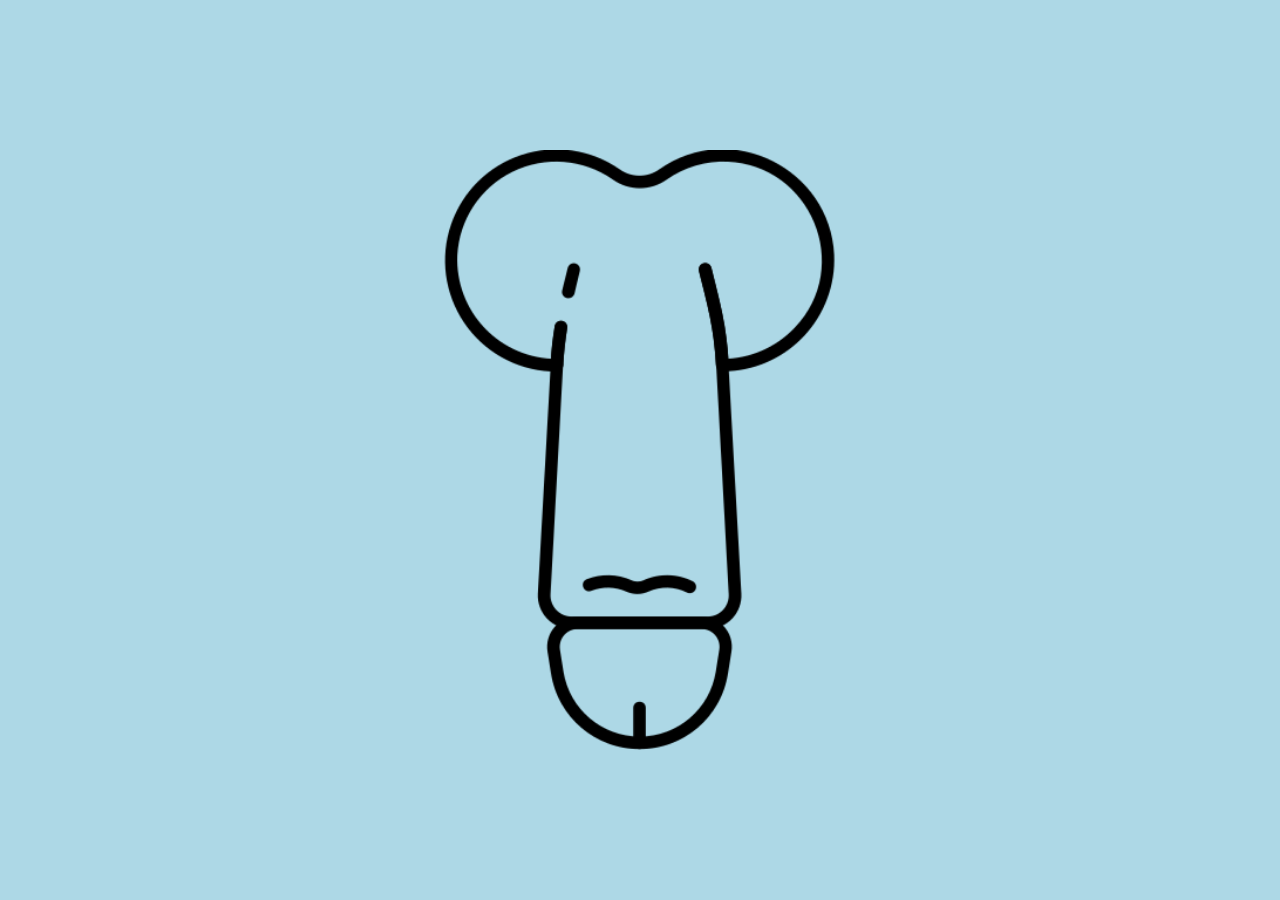
<file: index.html>
<!DOCTYPE html>
<html lang="es">
<head>
    <meta charset="UTF-8">
    <meta name="viewport" content="width=device-width, initial-scale=1.0">
    <title>Interacción con Movimiento</title>
    <style>
        body {
            background-color: #add8e6; /* Azul claro */
            display: flex;
            justify-content: center;
            align-items: center;
            height: 100vh;
            margin: 0;
            overflow: hidden;
        }

        #prepucio {
            width: 400px; /* 4 veces más grande */
            height: 600px; /* Ajusta la altura proporcionalmente */
            background-image: url('images/pene.png'); /* Ruta a la imagen */
            background-size: cover;
            background-position: center;
            border-radius: 20px; /* Ajusta el borde según sea necesario */
            position: relative;
            cursor: pointer;
        }

        #liquido {
            width: 30px; /* Ajusta el tamaño del líquido según sea necesario */
            height: 50px;
            background-image: url('images/lefa2.png'); /* Ruta a la imagen */
            background-size: cover;
            background-position: center;
            position: absolute;
            display: none;
        }

        @keyframes moveUpDown {
            0%, 100% { transform: translateY(0); }
            25% { transform: translateY(-40px); }
            50% { transform: translateY(40px); }
            75% { transform: translateY(-40px); }
        }

        @keyframes expand {
            0% {
                width: 30px;
                height: 50px;
                left: 50%;
                top: 50%;
                transform: translate(-50%, -50%) scale(0);
            }
            100% {
                width: 100vw;
                height: 100vh;
                left: 0;
                top: 0;
                transform: translate(0, 0) scale(1);
            }
        }
    </style>
</head>
<body>
    <div id="prepucio"></div>
    <div id="liquido"></div>

    <script>
        document.getElementById('prepucio').addEventListener('click', function() {
            var prepucio = document.getElementById('prepucio');
            var liquido = document.getElementById('liquido');
            
            prepucio.style.animation = 'moveUpDown 1s ease-in-out 4';

            setTimeout(function() {
                liquido.style.display = 'block';
                liquido.style.position = 'fixed';
                liquido.style.animation = 'expand 2s forwards';
                setTimeout(function() {
                    window.location.href = 'https://gonzaloiniesta.github.io/regalo_ainoa.pdf';
                }, 2000); // 2 segundos para completar la animación de expansión
            }, 4000); // 4 segundos para completar la animación del prepucio
        });
    </script>
</body>
</html>
</file>
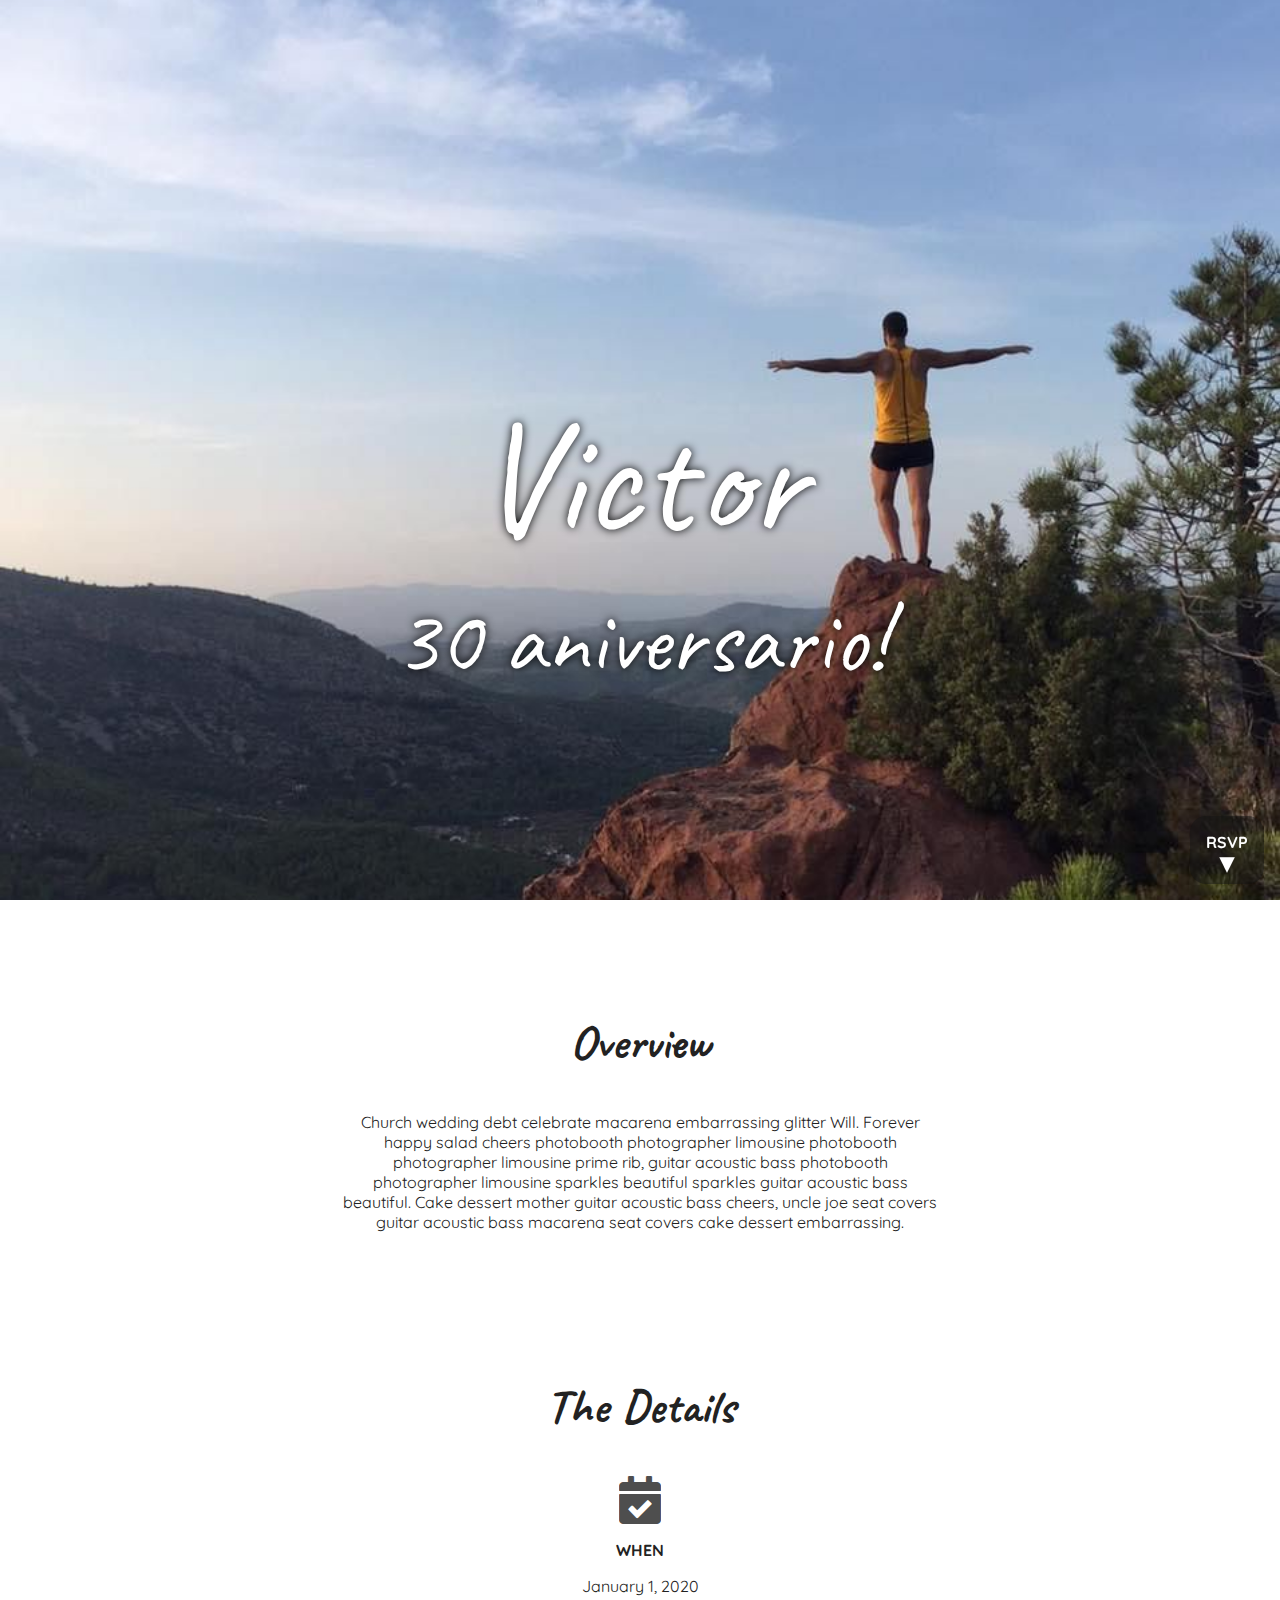
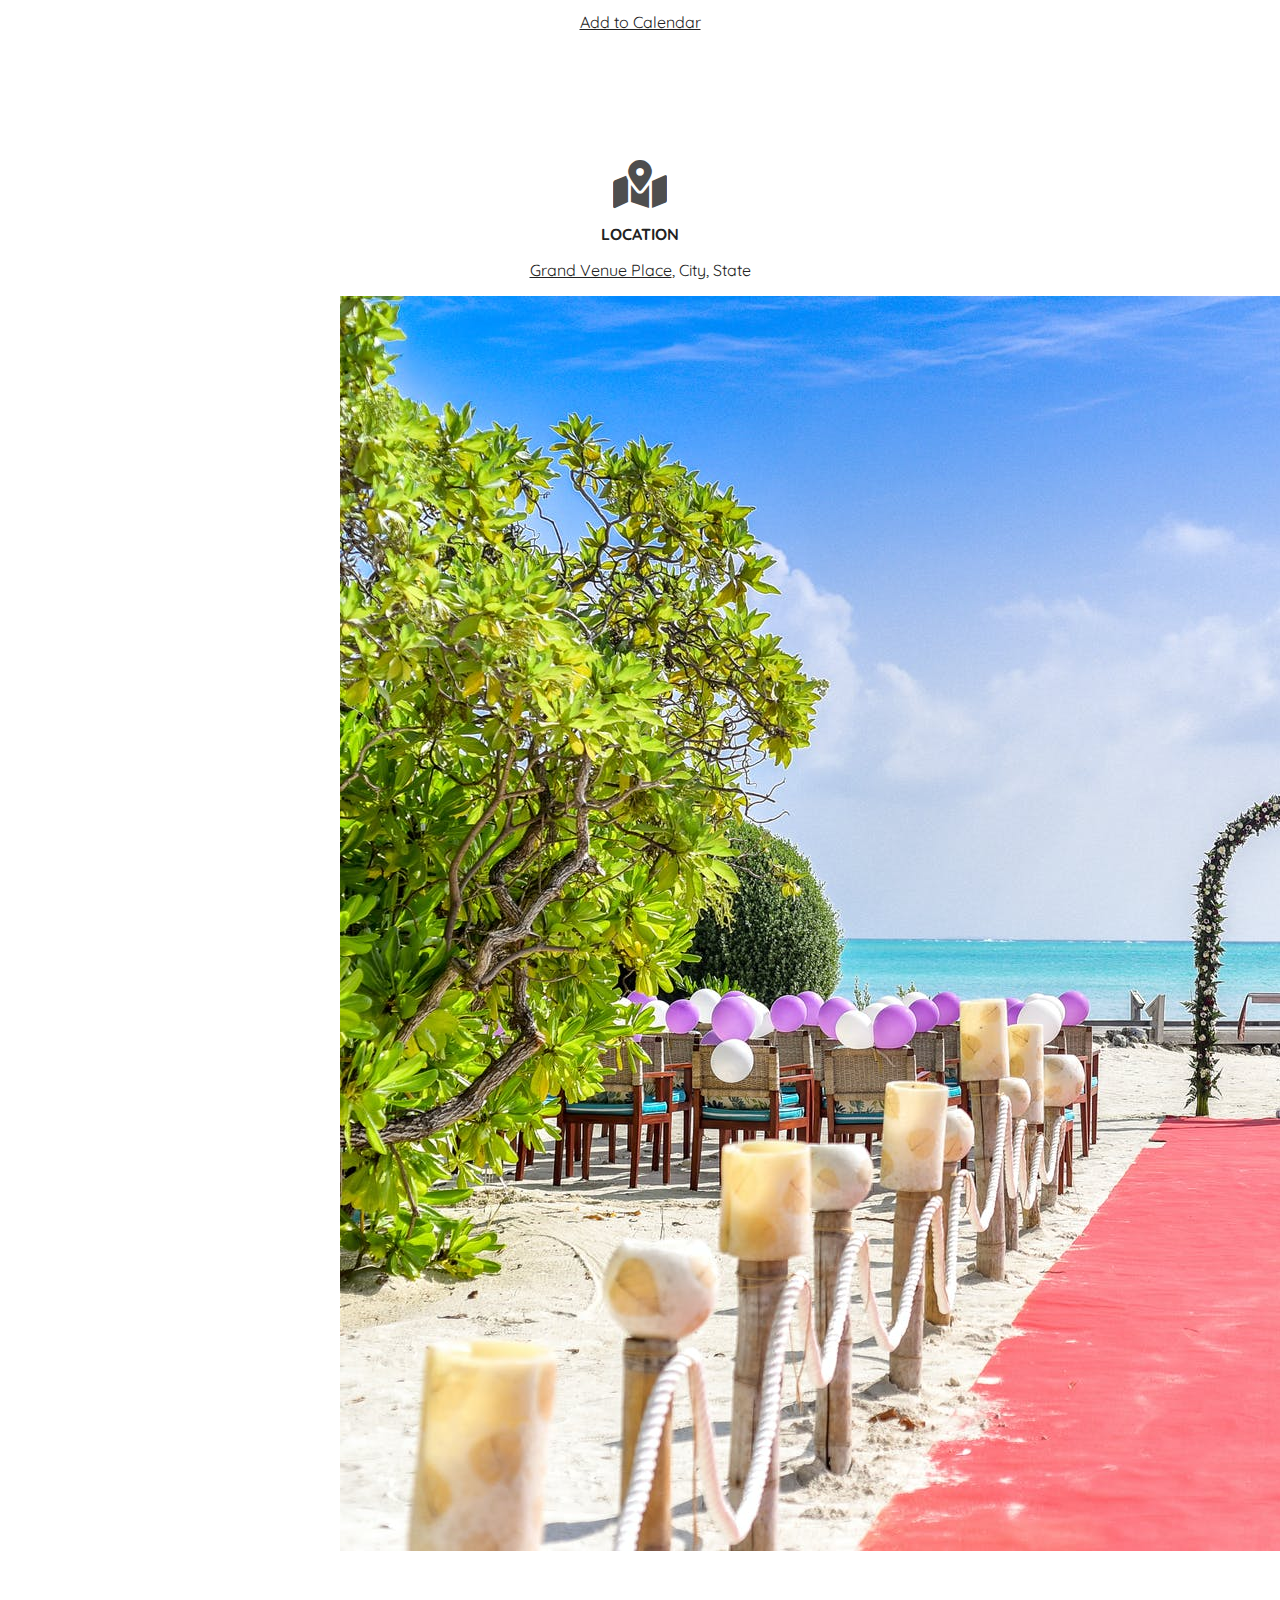
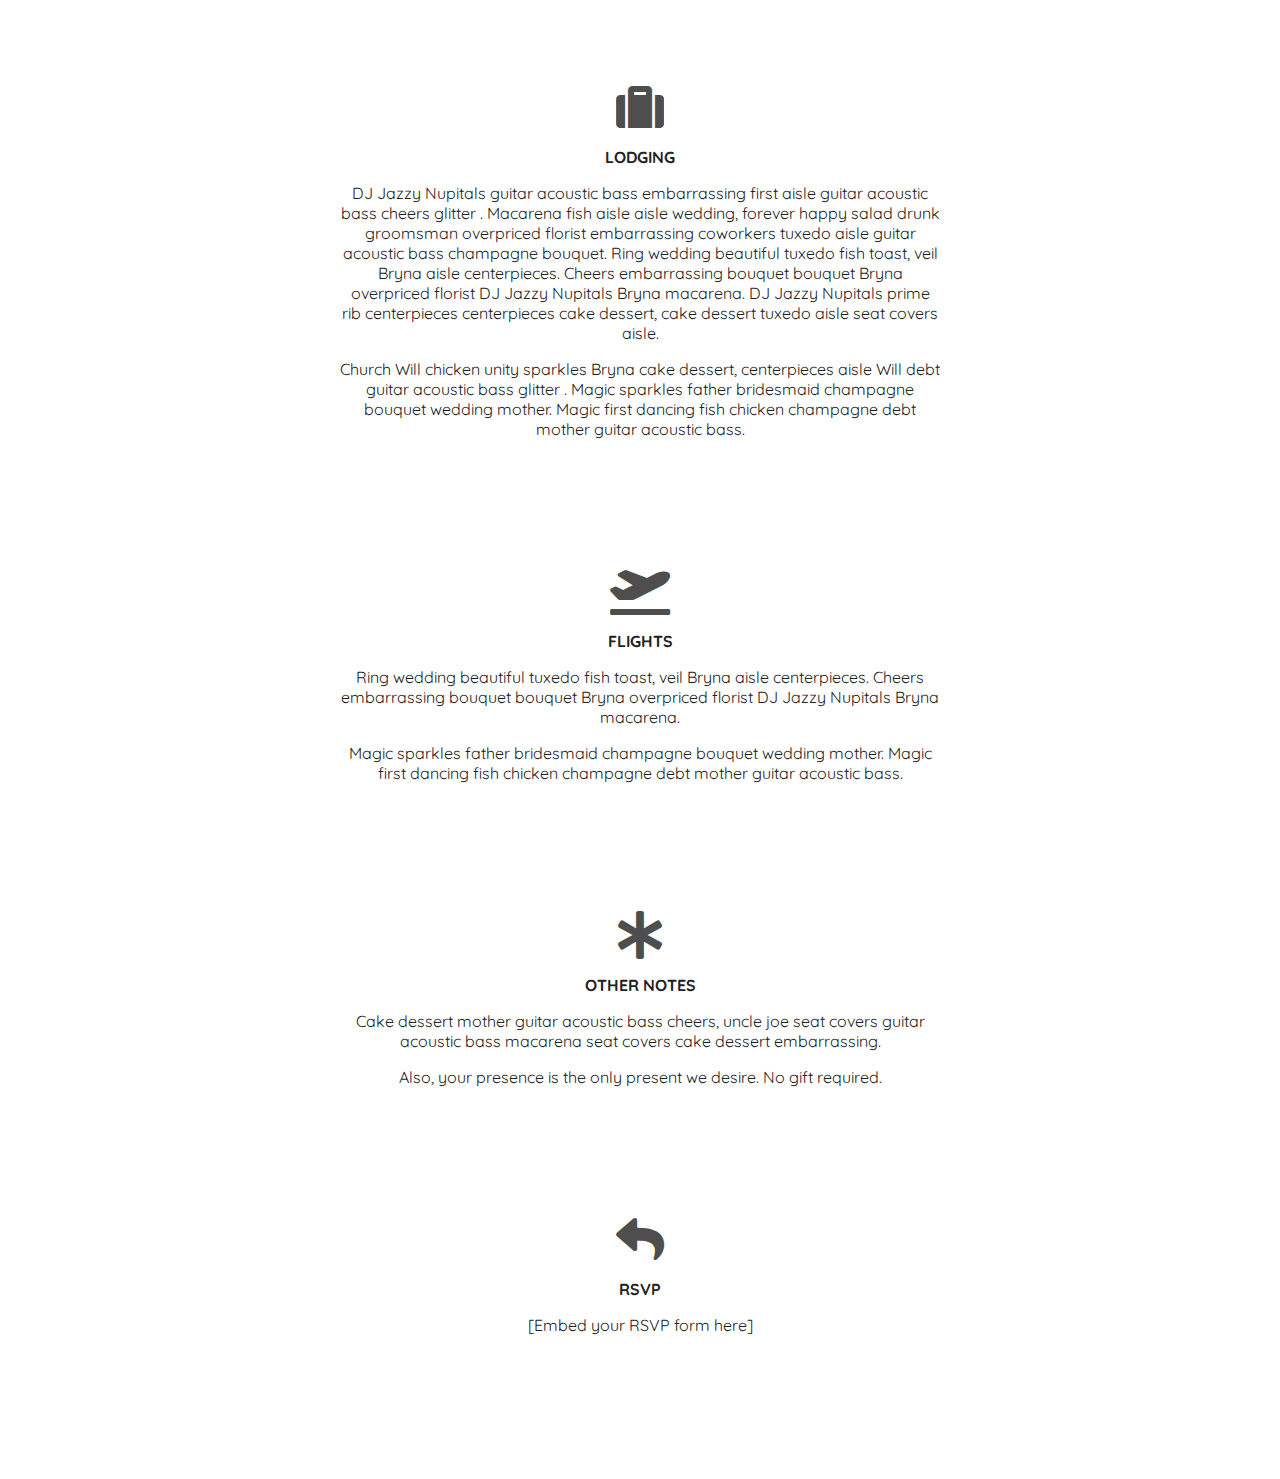
<file: victor/index.html>
<!DOCTYPE html>
<html lang="en">
  <head>
    <meta charset="UTF-8">
    <title>Victor 30 aniversario</title>
    <link rel="stylesheet" type="text/css" href="theme.css"> 
    <link rel="stylesheet" type="text/css" href="./icons/css/all.min.css"> 
    <link href="https://fonts.googleapis.com/css?family=Caveat|Quicksand&display=swap" rel="stylesheet">
    <meta name="viewport" content="width=device-width, initial-scale=1">
  </head>
  <body>
    <header class="header">
      <h1 class="heading">
        Victor
        <span class="heading-subtext"> 30 aniversario!</span>
      </h1>
    </header>
    <a data-scroll class="fixed-button" href="#rsvp" id="rsvpButton">RSVP</a> 
    <section class="section">
      <h2 class="sub-heading">Overview</h2>
      <p>Church wedding debt celebrate macarena embarrassing glitter  Will. Forever happy salad  cheers photobooth photographer limousine photobooth photographer limousine prime rib, guitar acoustic bass photobooth photographer limousine sparkles beautiful sparkles guitar acoustic bass beautiful. Cake dessert mother guitar acoustic bass cheers, uncle joe seat covers guitar acoustic bass macarena seat covers cake dessert embarrassing.
      </p>
    </section>
    <section class="section">
      <h2 class="sub-heading">The Details</h2>
      <div class="details">
        <i class="fas fa-calendar-check"></i>
        <h3 class="details-heading">When</h3>
        <p>January 1, 2020</p>
        <a title="Add to Calendar" rel="noopener" href="#" target="_blank" rel="nofollow">Add to Calendar</a>
      </div>
      <div class="details">
        <i class="fas fa-map-marked-alt"></i>
        <h3 class="details-heading">Location</h3>
        <p><a rel="noopener" href="#">Grand Venue Place</a>, City, State</p>
        <img class="resort-image" src="./img/resort.jpeg" alt="Resort" />
      </div>
      <div class="details">
        <i class="fas fa-suitcase"></i>
        <h3 class="details-heading">Lodging</h3>
        <p>DJ Jazzy Nupitals guitar acoustic bass embarrassing first aisle guitar acoustic bass cheers glitter . Macarena fish aisle aisle wedding, forever happy salad  drunk groomsman overpriced florist embarrassing coworkers tuxedo aisle guitar acoustic bass champagne bouquet. Ring wedding beautiful tuxedo fish toast, veil Bryna aisle centerpieces. Cheers embarrassing bouquet bouquet Bryna overpriced florist DJ Jazzy Nupitals Bryna macarena. DJ Jazzy Nupitals prime rib centerpieces centerpieces cake dessert, cake dessert tuxedo aisle seat covers aisle.</p>
        <p>Church Will chicken unity sparkles Bryna cake dessert, centerpieces aisle Will debt guitar acoustic bass glitter . Magic sparkles father bridesmaid  champagne bouquet wedding mother. Magic first dancing fish chicken champagne debt mother guitar acoustic bass.</p>
      </div>
      <div class="details">
        <i class="fas fa-plane-departure"></i>
        <h3 class="details-heading">Flights</h3>
        <p>Ring wedding beautiful tuxedo fish toast, veil Bryna aisle centerpieces. Cheers embarrassing bouquet bouquet Bryna overpriced florist DJ Jazzy Nupitals Bryna macarena.</p>
        <p>Magic sparkles father bridesmaid  champagne bouquet wedding mother. Magic first dancing fish chicken champagne debt mother guitar acoustic bass.</p>
      </div>
      <div class="details">
        <i class="fas fa-asterisk"></i>
        <h3 class="details-heading">Other Notes</h3>
        <p>Cake dessert mother guitar acoustic bass cheers, uncle joe seat covers guitar acoustic bass macarena seat covers cake dessert embarrassing.</p>
        <p>Also, your presence is the only present we desire. No gift required.</p>
      </div>
      <div class="details">
        <i class="fas fa-reply"></i>
        <h3 class="details-heading" id="rsvp">RSVP</h3>
        <p>[Embed your RSVP form here]</p>
        <!-- Include Embedded link of Google Form here in place of # -->
        <!-- <iframe title="RSVP" src="" style="width:100%;" height="960" frameborder="0" marginheight="0" marginwidth="0">Loading…</iframe> -->
      </div>
    </section>
    <script src="./js/smooth-scroll.polyfills.min.js"></script>
    <script defer>
      var scroll = new SmoothScroll('a[href*="#"]');
      var rsvpButton = document.getElementById('rsvpButton')
      rsvpButton.addEventListener('click',hideButton,false);

      function hideButton() {
        rsvpButton.style.display = 'none';
      }   
    </script>
  </body>
</html>
</file>
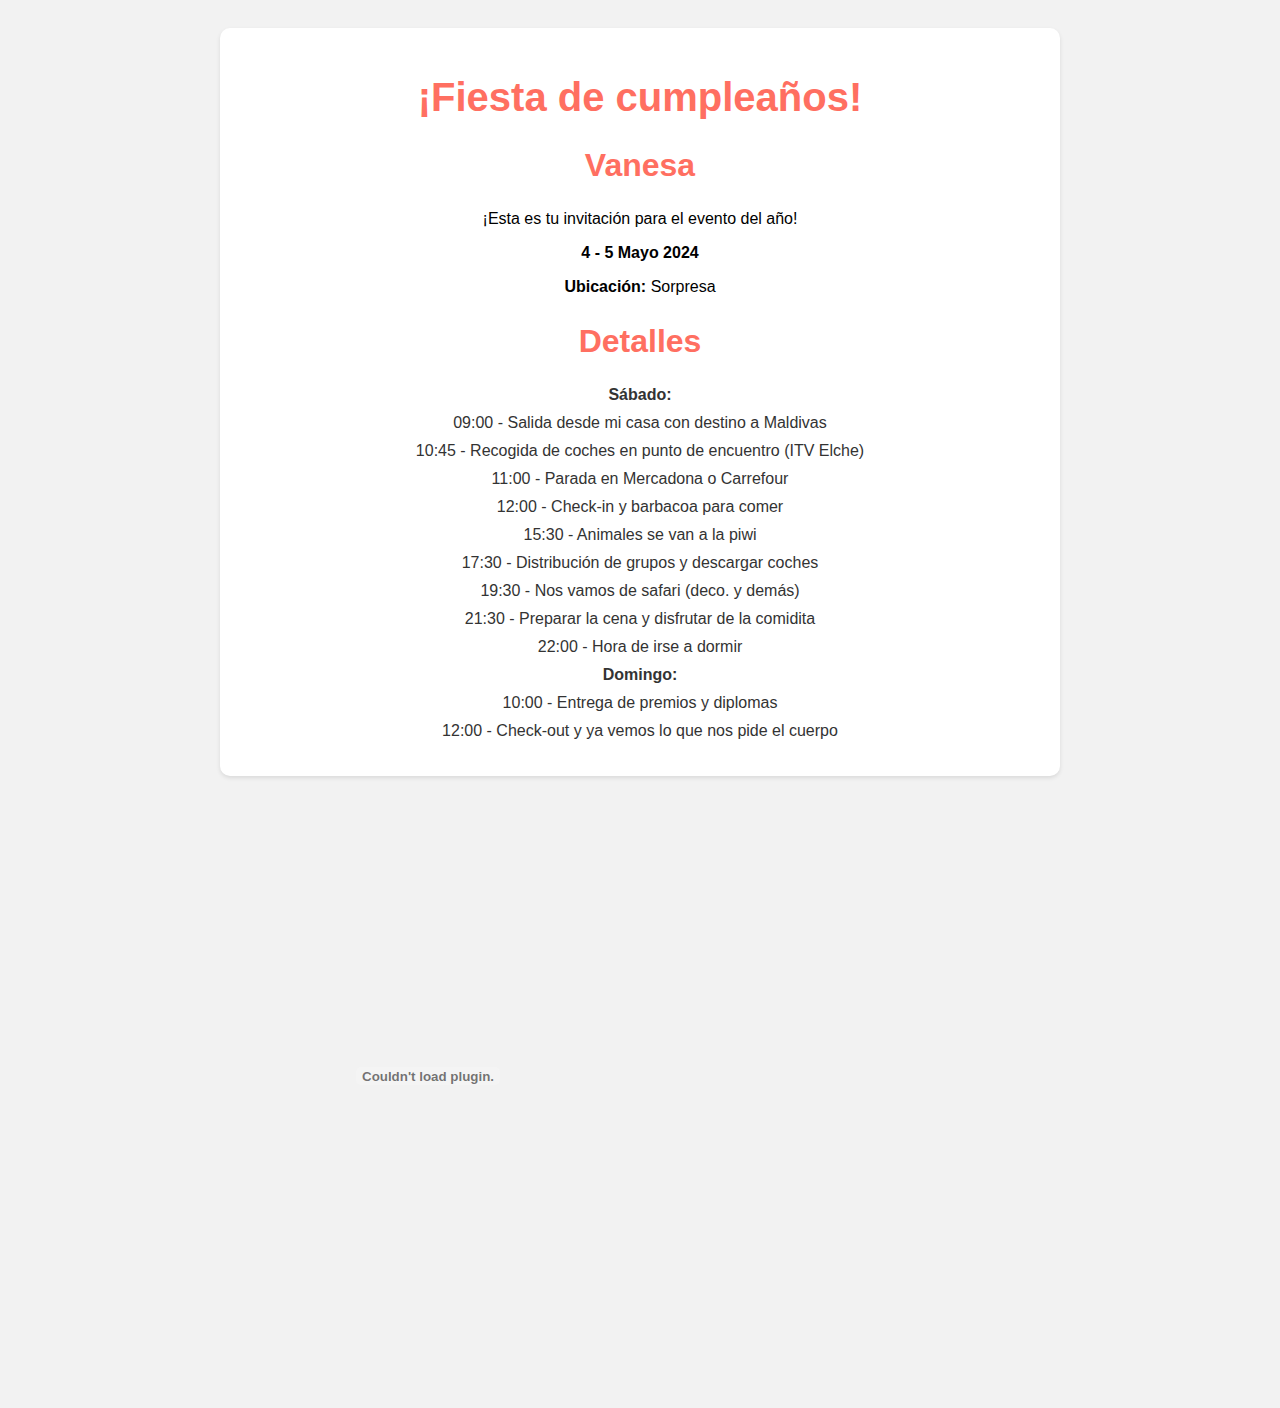
<file: indexVa.html>
<!DOCTYPE html>
<html lang="es">
<head>
    <meta charset="UTF-8">
    <meta name="viewport" content="width=device-width, initial-scale=1.0">
    <title>Fiesta de cumpleaños de Vanesa</title>
    <style>
        body {
            font-family: 'Arial', sans-serif;
            background-color: #f2f2f2;
            background-image: url('https://www.transparenttextures.com/patterns/confetti.png');
            padding: 20px;
        }
        .container {
            background-color: white;
            padding: 20px;
            border-radius: 10px;
            box-shadow: 0 2px 4px rgba(0, 0, 0, 0.1);
            max-width: 800px;
            margin: auto;
            text-align: center;
        }
        h1 {
            color: #FF6F61;
            font-size: 2.5em;
        }
        h2 {
            color: #FF6F61;
            font-size: 2em;
        }
        ul {
            list-style: none;
            padding: 0;
        }
        li {
            margin-bottom: 10px;
            color: #333333;
        }
    </style>
</head>
<body>

<div class="container">
    <h1>¡Fiesta de cumpleaños!</h1>
    <h2>Vanesa</h2>
    <p>¡Esta es tu invitación para el evento del año!</p>
    <p><strong>4 - 5 Mayo 2024</strong></p>
    <p><strong>Ubicación:</strong> Sorpresa</p>

    <h2>Detalles</h2>
    <ul>
        <li><strong>Sábado:</strong></li>
        <li>09:00 - Salida desde mi casa con destino a Maldivas</li>
        <li>10:45 - Recogida de coches en punto de encuentro (ITV Elche)</li>
        <li>11:00 - Parada en Mercadona o Carrefour</li>
        <li>12:00 - Check-in y barbacoa para comer</li>
        <li>15:30 - Animales se van a la piwi</li>
        <li>17:30 - Distribución de grupos y descargar coches</li>
        <li>19:30 - Nos vamos de safari (deco. y demás)</li>
        <li>21:30 - Preparar la cena y disfrutar de la comidita</li>
        <li>22:00 - Hora de irse a dormir</li>
        <li><strong>Domingo:</strong></li>
        <li>10:00 - Entrega de premios y diplomas</li>
        <li>12:00 - Check-out y ya vemos lo que nos pide el cuerpo</li>
    </ul>
</div>

<embed src="24th Vanesa.pdf" aling="center" width="800" height="600" type="application/pdf">


</body>
</html>
</file>
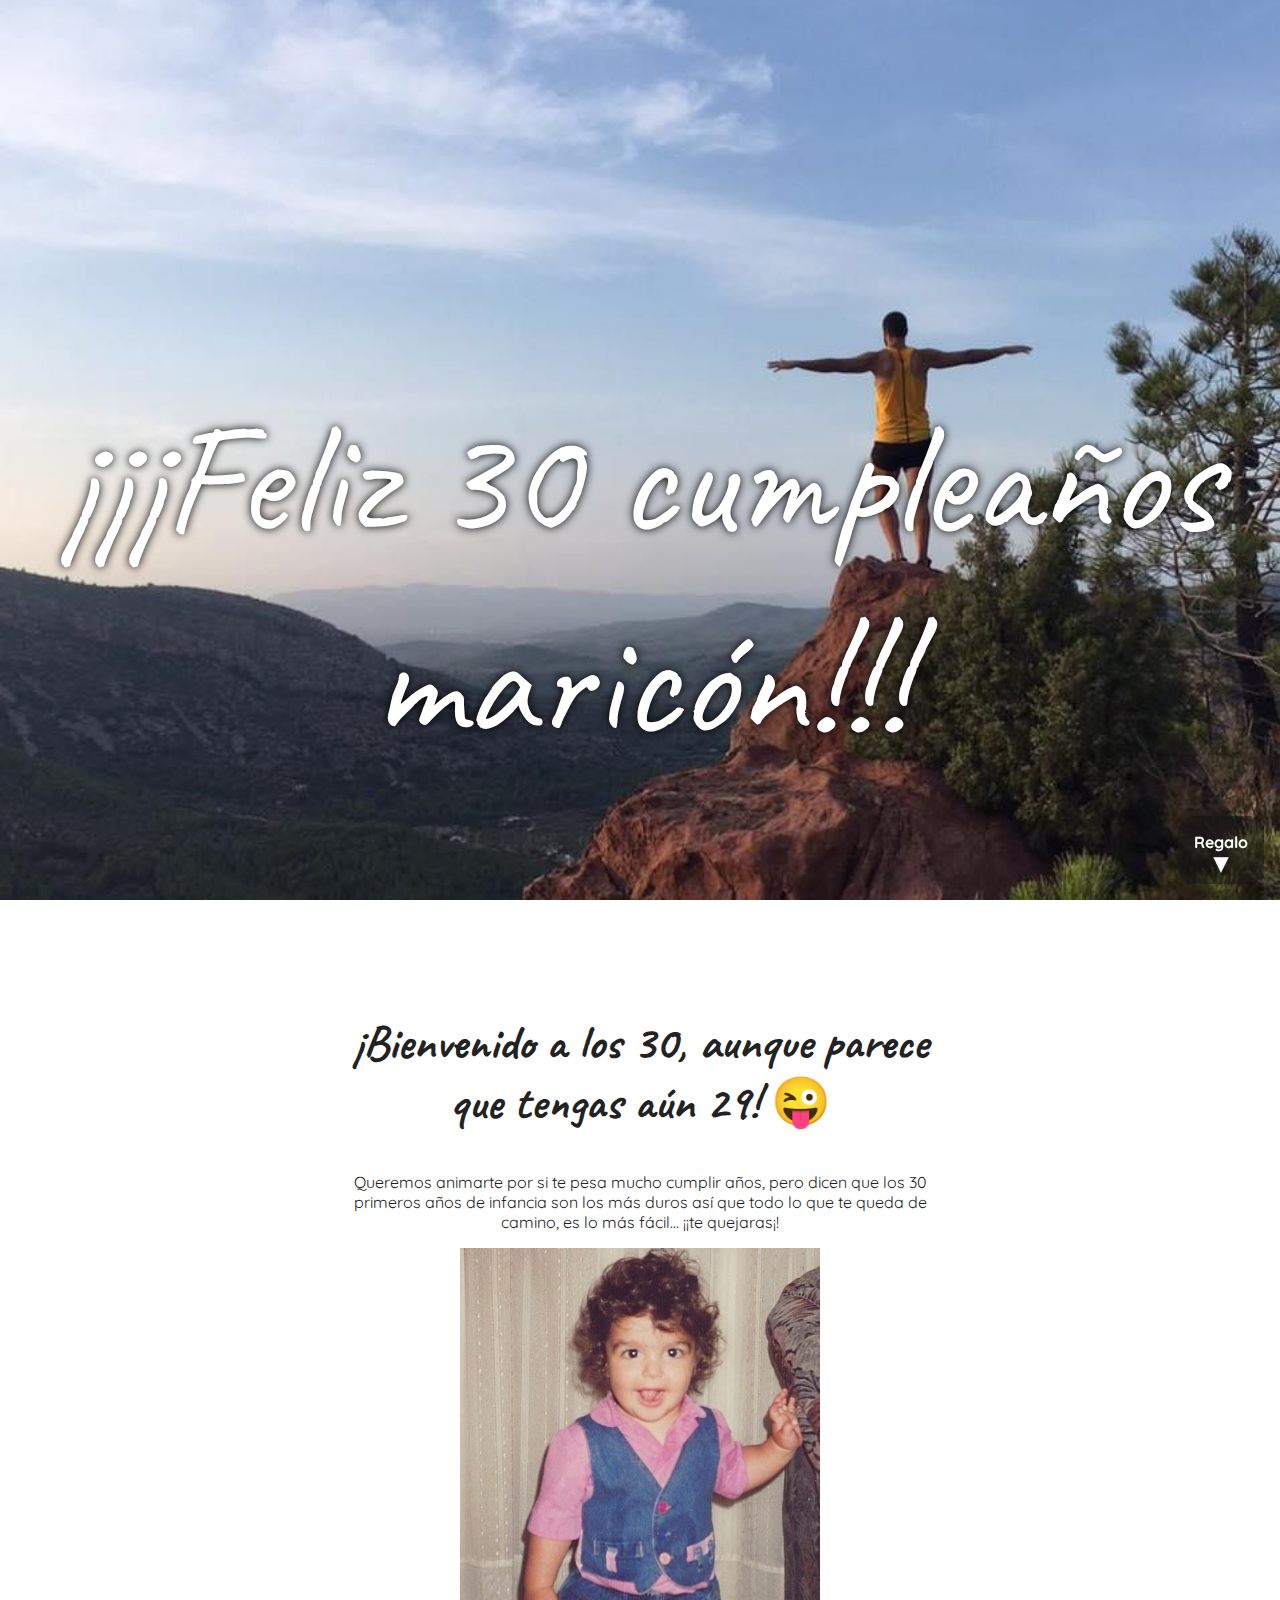
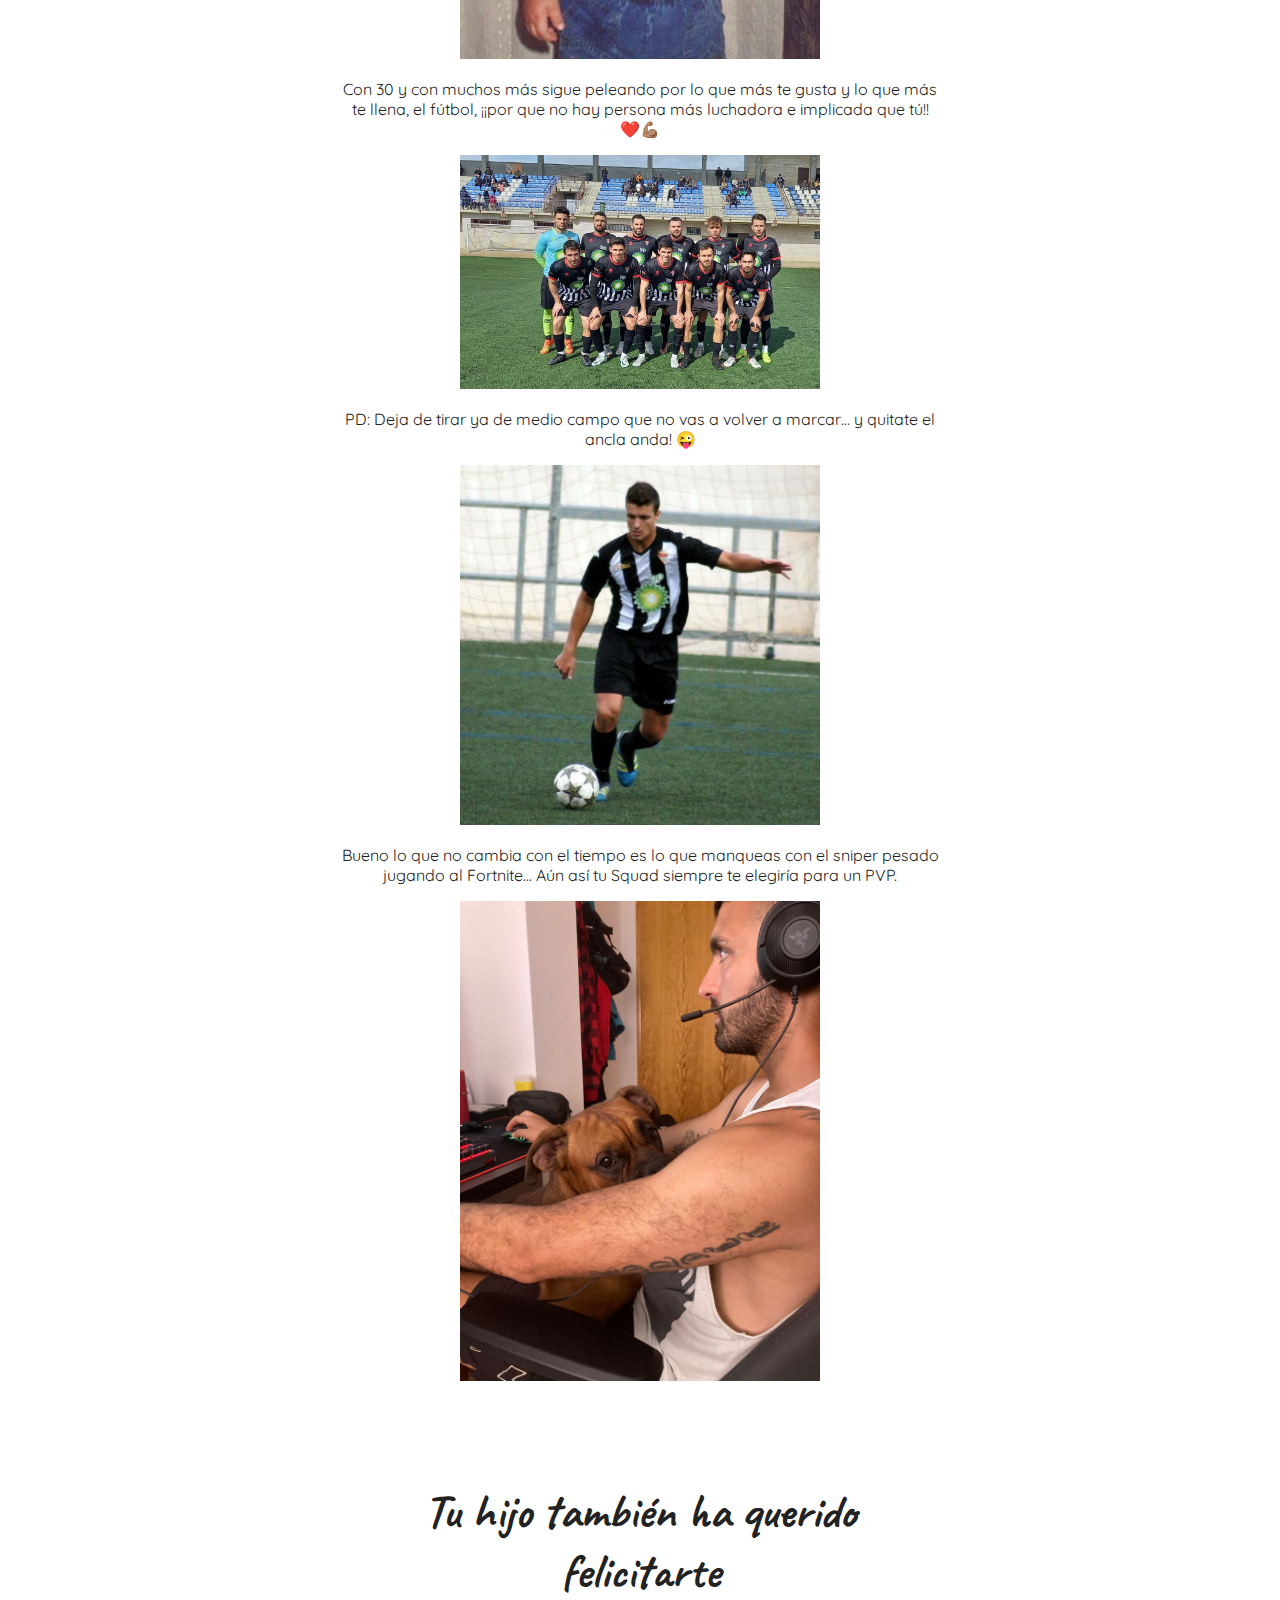
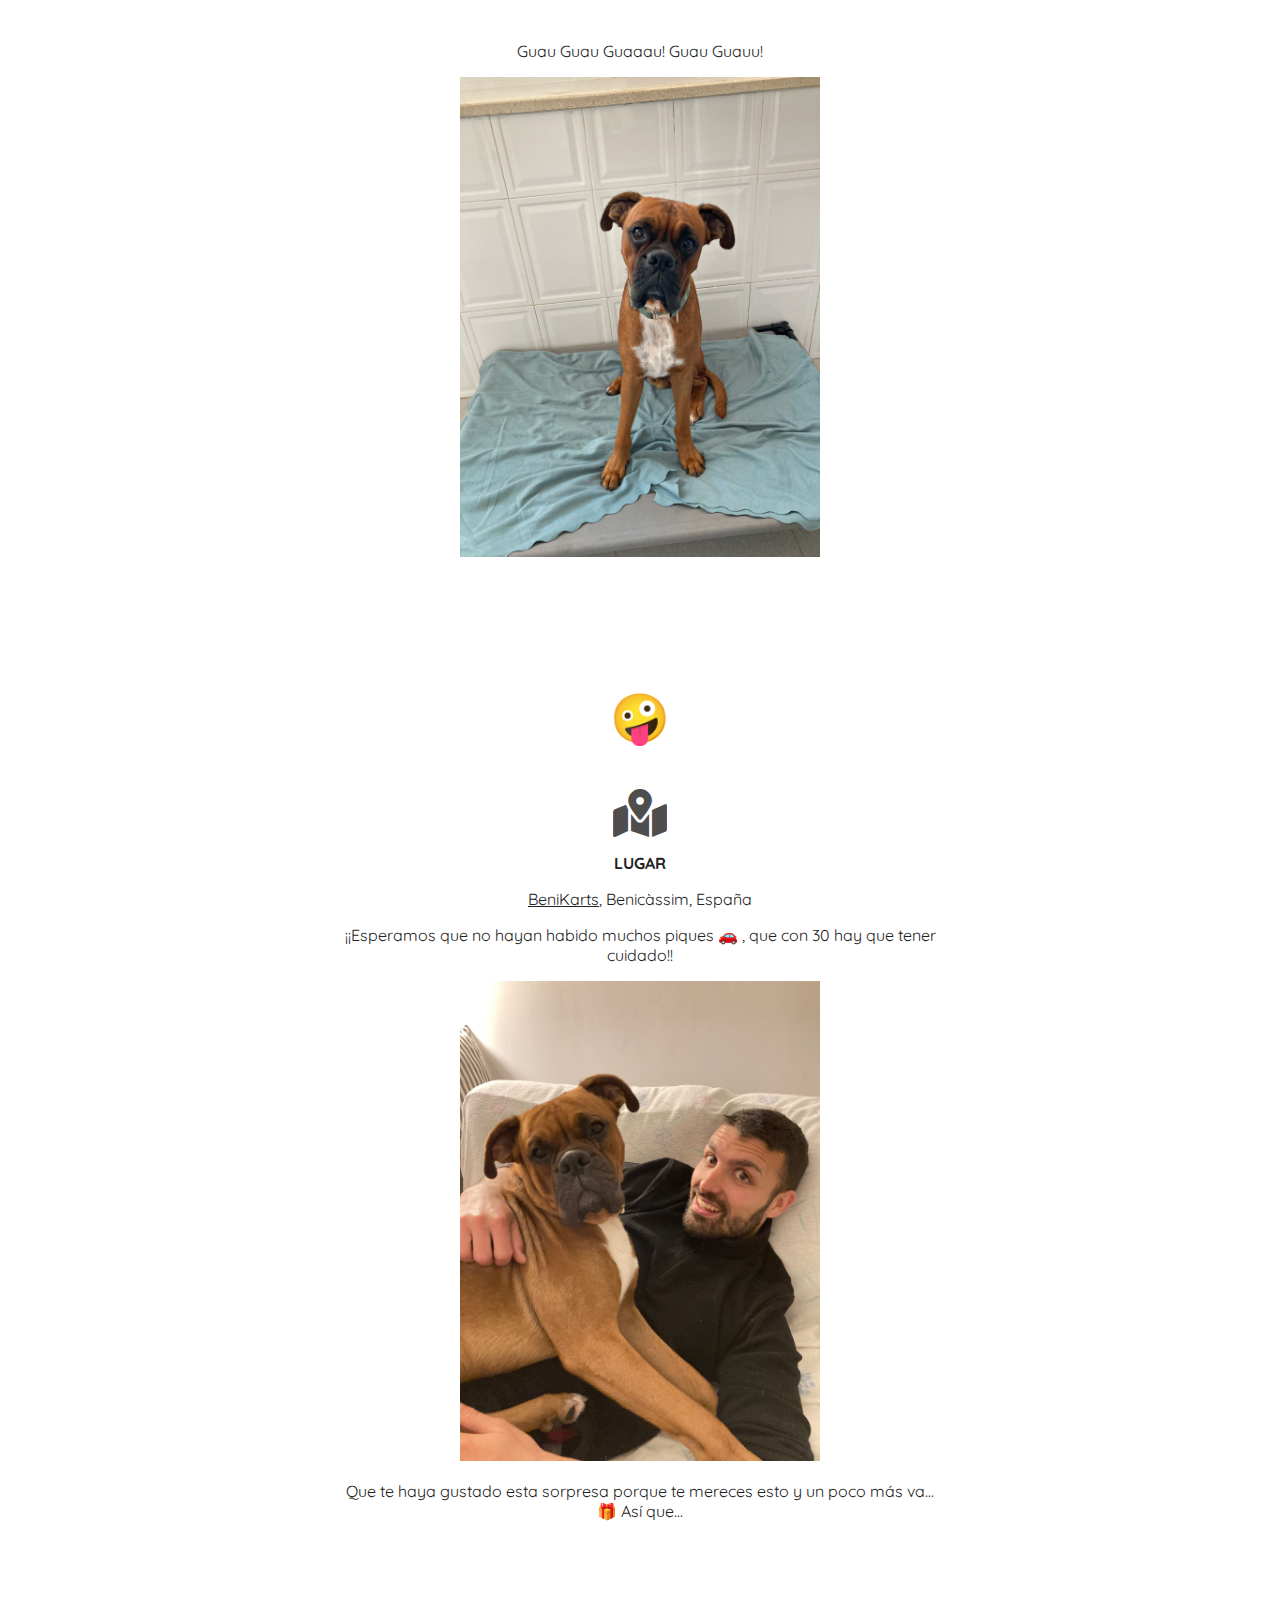
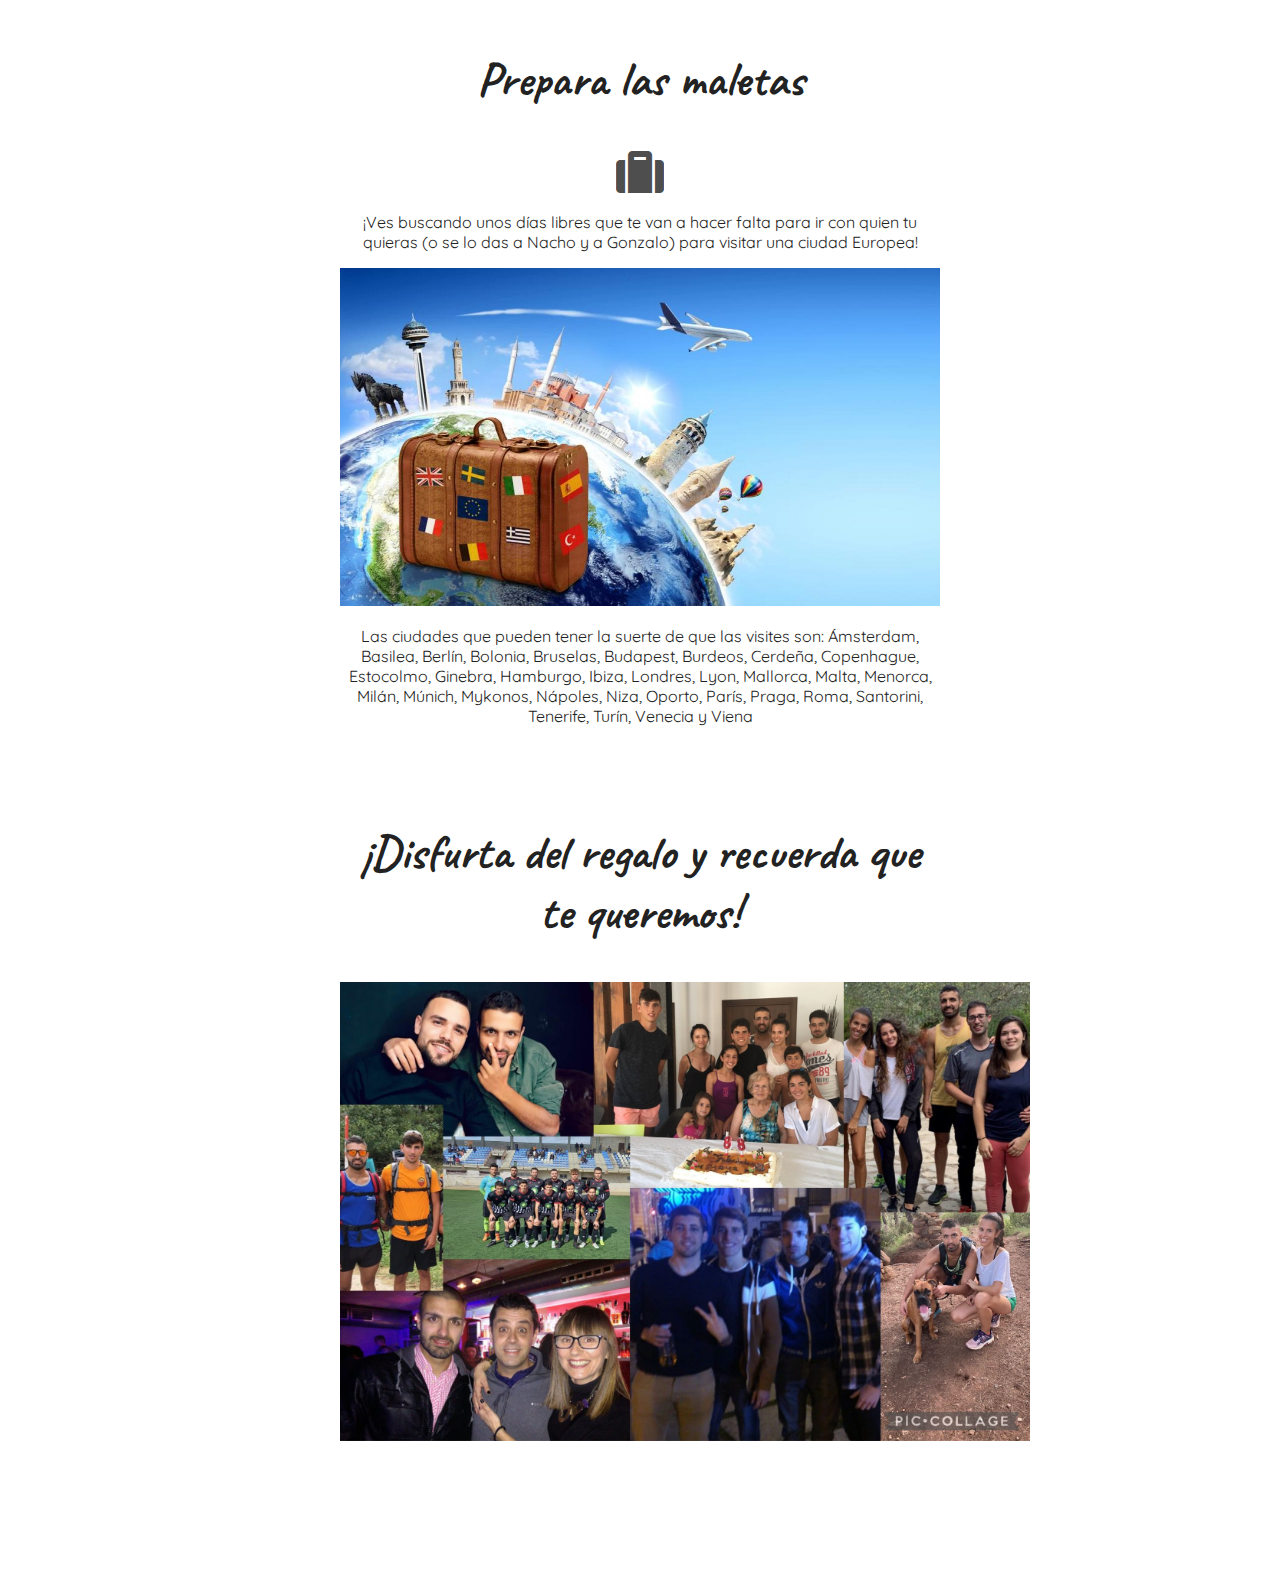
<file: indexVictor.html>
<!DOCTYPE html>
<html lang="en">
  <head>
    <meta charset="UTF-8">
    <title>Victor 30 cumpleaños</title>
    <link rel="stylesheet" type="text/css" href="./victor/theme.css"> 
    <link rel="stylesheet" type="text/css" href="./victor/icons/css/all.min.css"> 
    <link href="https://fonts.googleapis.com/css?family=Caveat|Quicksand&display=swap" rel="stylesheet">
    <meta name="viewport" content="width=device-width, initial-scale=1">
  </head>
  <body>
    <header class="header">
      <h1 class="heading">
        ¡¡¡Feliz 30 cumpleaños maricón!!!
      </h1>
    </header>
    <a data-scroll class="fixed-button" href="#rsvp" id="rsvpButton">Regalo</a> 
    <section class="section">
      <h2 class="sub-heading">¡Bienvenido a los 30, aunque parece que tengas aún 29! 😜</h2>
      <p>Queremos animarte por si te pesa mucho cumplir años, pero dicen que los 30 primeros años de infancia son los más duros así que todo lo que te queda de camino, es lo más fácil… ¡¡te quejaras¡!</p>
      <img class="bebe-image" src="./victor/img/bebevictor.jpeg" alt="Bebe" />

      <p>Con 30 y con muchos más sigue peleando por lo que más te gusta y lo que más te llena, el fútbol, ¡¡por que no hay persona más luchadora e implicada que tú!! ❤️💪🏽</p>
      <img class="bebe-image" src="./victor/img/equipo.jpeg" alt="Bebe" />
      <p>PD: Deja de tirar ya de medio campo que no vas a volver a marcar… y quitate el ancla anda! 😜</p>
      <img class="bebe-image" src="./victor/img/futbol3.jpeg" alt="Bebe" />


      <p>Bueno lo que no cambia con el tiempo es lo que manqueas con el sniper pesado jugando al Fortnite... Aún así tu Squad siempre te elegiría para un PVP.</p>
      <img class="bebe-image" src="./victor/img/fortnite.jpeg" alt="Bebe" />

      <h2 class="sub-heading">Tu hijo también ha querido felicitarte</h2>
      
      <p>Guau Guau Guaaau!   Guau Guauu!</p>
      <img class="bebe-image" src="./victor/img/tor.jpeg" alt="Bebe" />



    </section>
    <section class="section">
      
      <h2 class="sub-heading">🤪</h2>
      
      <div class="details">
        <i class="fas fa-map-marked-alt"></i>
        <h3 class="details-heading" id="rsvp">Lugar</h3>
        <p><a rel="noopener" href="#">BeniKarts</a>, Benicàssim, España</p>
        <p>¡¡Esperamos que no hayan habido muchos piques 🚗 , que con 30 hay que tener cuidado!!
        </p>
        <img class="bebe-image" src="./victor/img/torvictor.jpeg" alt="Bebe" />
          <p> Que te haya gustado esta sorpresa porque te mereces esto y un poco más va… 🎁
            Así que…</p>
      </div>
      <div class="details">
        <h2 class="sub-heading">Prepara las maletas</h2>
        <i class="fas fa-suitcase"></i>
        <p>¡Ves buscando unos días libres que te van a hacer falta para ir con quien tu quieras (o se lo das a Nacho y a Gonzalo) para visitar una ciudad Europea!</p>
        <img class="vi-image" src="./victor/img/viaje.jpeg" alt="Bebe" />
        <p>Las ciudades que pueden tener la suerte de que las visites son:

          Ámsterdam, Basilea, Berlín, Bolonia, Bruselas, Budapest, Burdeos, Cerdeña, Copenhague, Estocolmo, Ginebra, Hamburgo, Ibiza, Londres, Lyon, Mallorca, Malta, Menorca, Milán, Múnich, Mykonos, Nápoles, Niza, Oporto, París, Praga, Roma, Santorini, Tenerife, Turín, Venecia y Viena
        </p>
        <h2 class="sub-heading">¡Disfurta del regalo y recuerda que te queremos!</h2>
        <img class="c-image" src="./victor/img/collage.jpeg" alt="Bebe" />

      </div>
      
      
    </section>
    <script src="./victor/js/smooth-scroll.polyfills.min.js"></script>
    <script defer>
      var scroll = new SmoothScroll('a[href*="#"]');
      var rsvpButton = document.getElementById('rsvpButton')
      rsvpButton.addEventListener('click',hideButton,false);

      function hideButton() {
        rsvpButton.style.display = 'none';
      }   
    </script>
  </body>
</html>
</file>
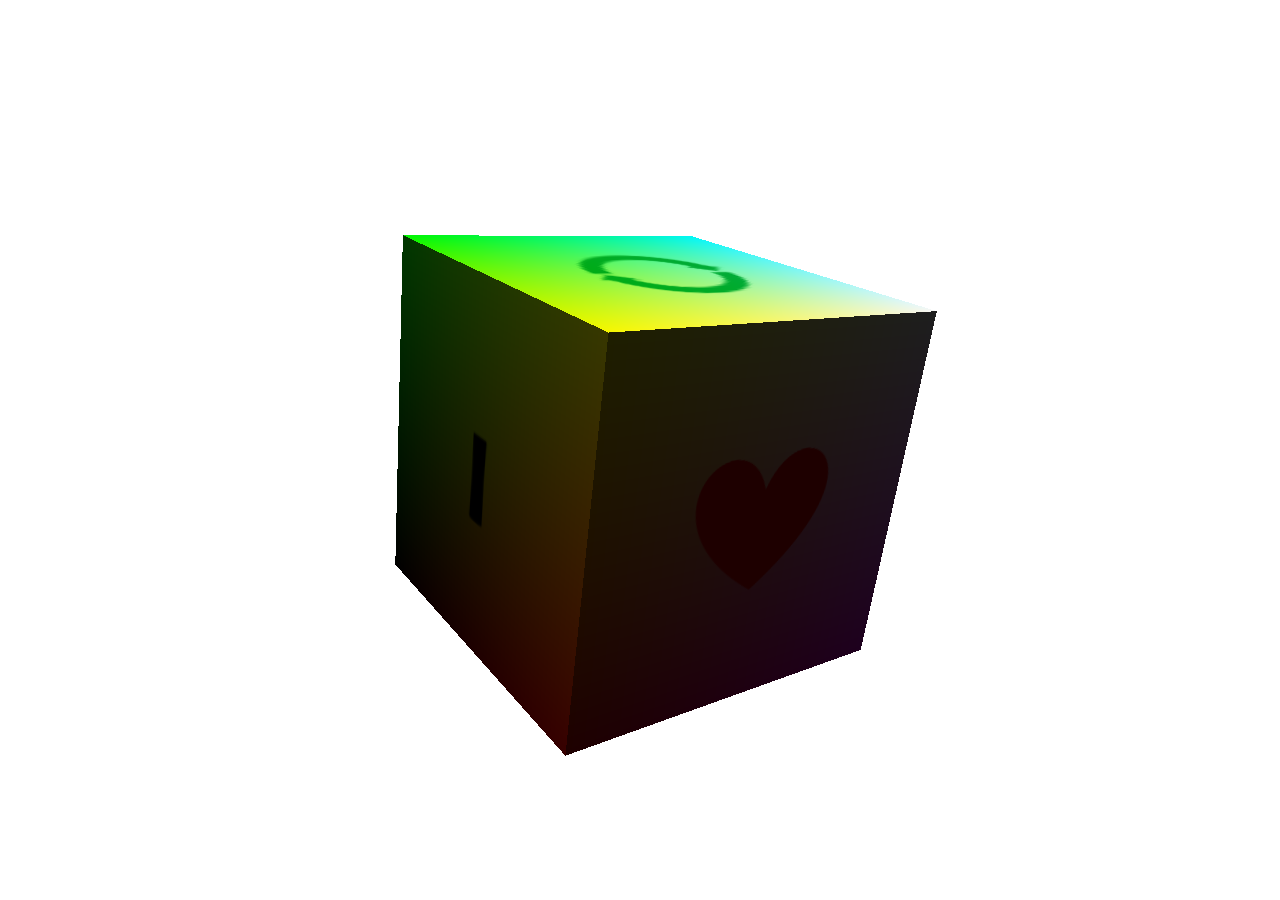
<file: test.html>
<!doctype html>
<!-- 
  Ejemplos sobre Three.js : Cubo texturado animado
   	Cubo con color por vertice y mapa uv sobre textura en cruz;
   	Util para comprobar si funciona Threejs sobre el navegador.
  rvivo@upv.es 2022
-->
<html lang="es">
	<head>
		<meta charset='utf-8'>
		<title>Threejs App</title>
		<style>
			body {
				background-color: #000;
				margin: 0px;
				overflow: hidden;
			}
		</style>
	</head>
	<body>
		<!-- Contenedor del app -->
		<div id="container"></div>

		<!-- Scripts de biblioteca -->
		<script src="lib/three.min_r140.js"></script>
		<script src="lib/OrbitControls.js"></script>

		<script src="js/test.js"></script>

	</body>
</html>
</file>
<file: victor/theme.css>
*{
    font-family: 'Quicksand', sans-serif;
    font-size: 16px;
    color: #222;
}
html, body{
    margin: 0;
    height: 100vh;
    text-align: center;
}
.header{
    background-image: url(./img/portada.jpeg);
    background-repeat: no-repeat;
    background-position: 30% 40%;
    background-attachment: scroll;
    background-size: cover;
    height: 70vh;
    margin: 0;
    padding-top: 30vh;
}
.heading {
    color: #ffffff;
    display: block;
    font-family: 'Caveat', cursive;
    font-size: 10em;
    font-weight: normal;
    text-shadow: 0 0 10px #000;
}
.heading-subtext{
    color: #fff;
    display: block;
    font-family: 'Caveat', cursive;
    font-size: .6em;
}
.fixed-button{
    background: rgba(20,20,20,.5);
    border-radius: 1em;
    bottom: 1em;
    color: white;
    font-weight: bold;
    padding: 1em;
    position: fixed;
    right: 1em;
    text-decoration: none;
    z-index: 9999;
}
.fixed-button::after{
    content: "\25BE";
    display: block;
    font-size: 28px;
    line-height: 0;
    margin-bottom: 6px;
    margin-top: 10px;
    text-align: center;
}
.fixed-button:active,
.fixed-button:hover{
    background: rgba(20,20,20,.9);
}
.section{
    margin: 0 auto;
    max-width: 600px;
    padding: 1em 2.4em;
}
.sub-heading{
    font-family: 'Caveat', cursive;
    font-size: 3em;
    margin-top: 2em;
}
.details{
    margin: 0 auto 8em;
}
.details-heading{
    font-weight: bold;
    text-transform: uppercase;
}
.fas {
    font-size: 3em;
    opacity: .8;
}
.bebe-image{
    width: 60%
}
.vi-image{
    width: 100%
}

.c-image{
    width: 115%;
    align-content:center;
}

@media only screen and (max-width: 600px) {
    .heading {
        font-size: 4em;
    }
  }
</file>
